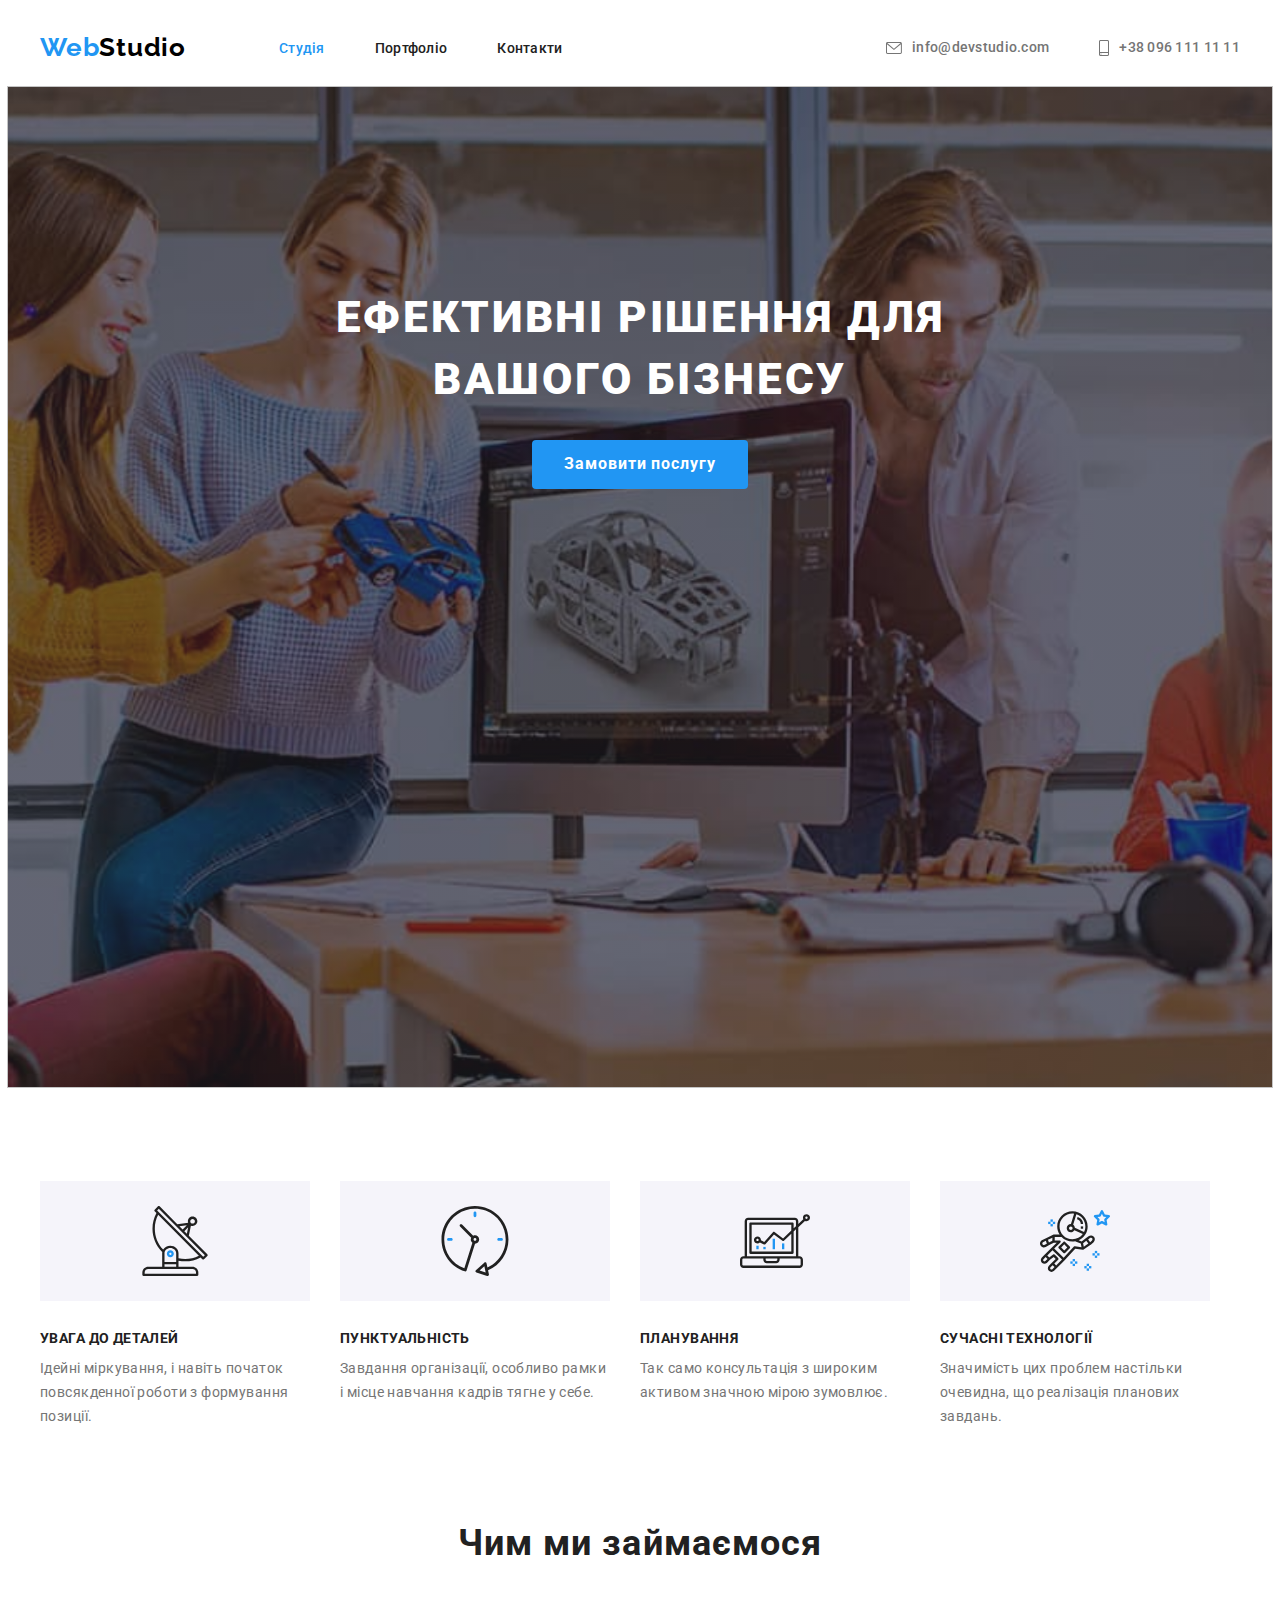
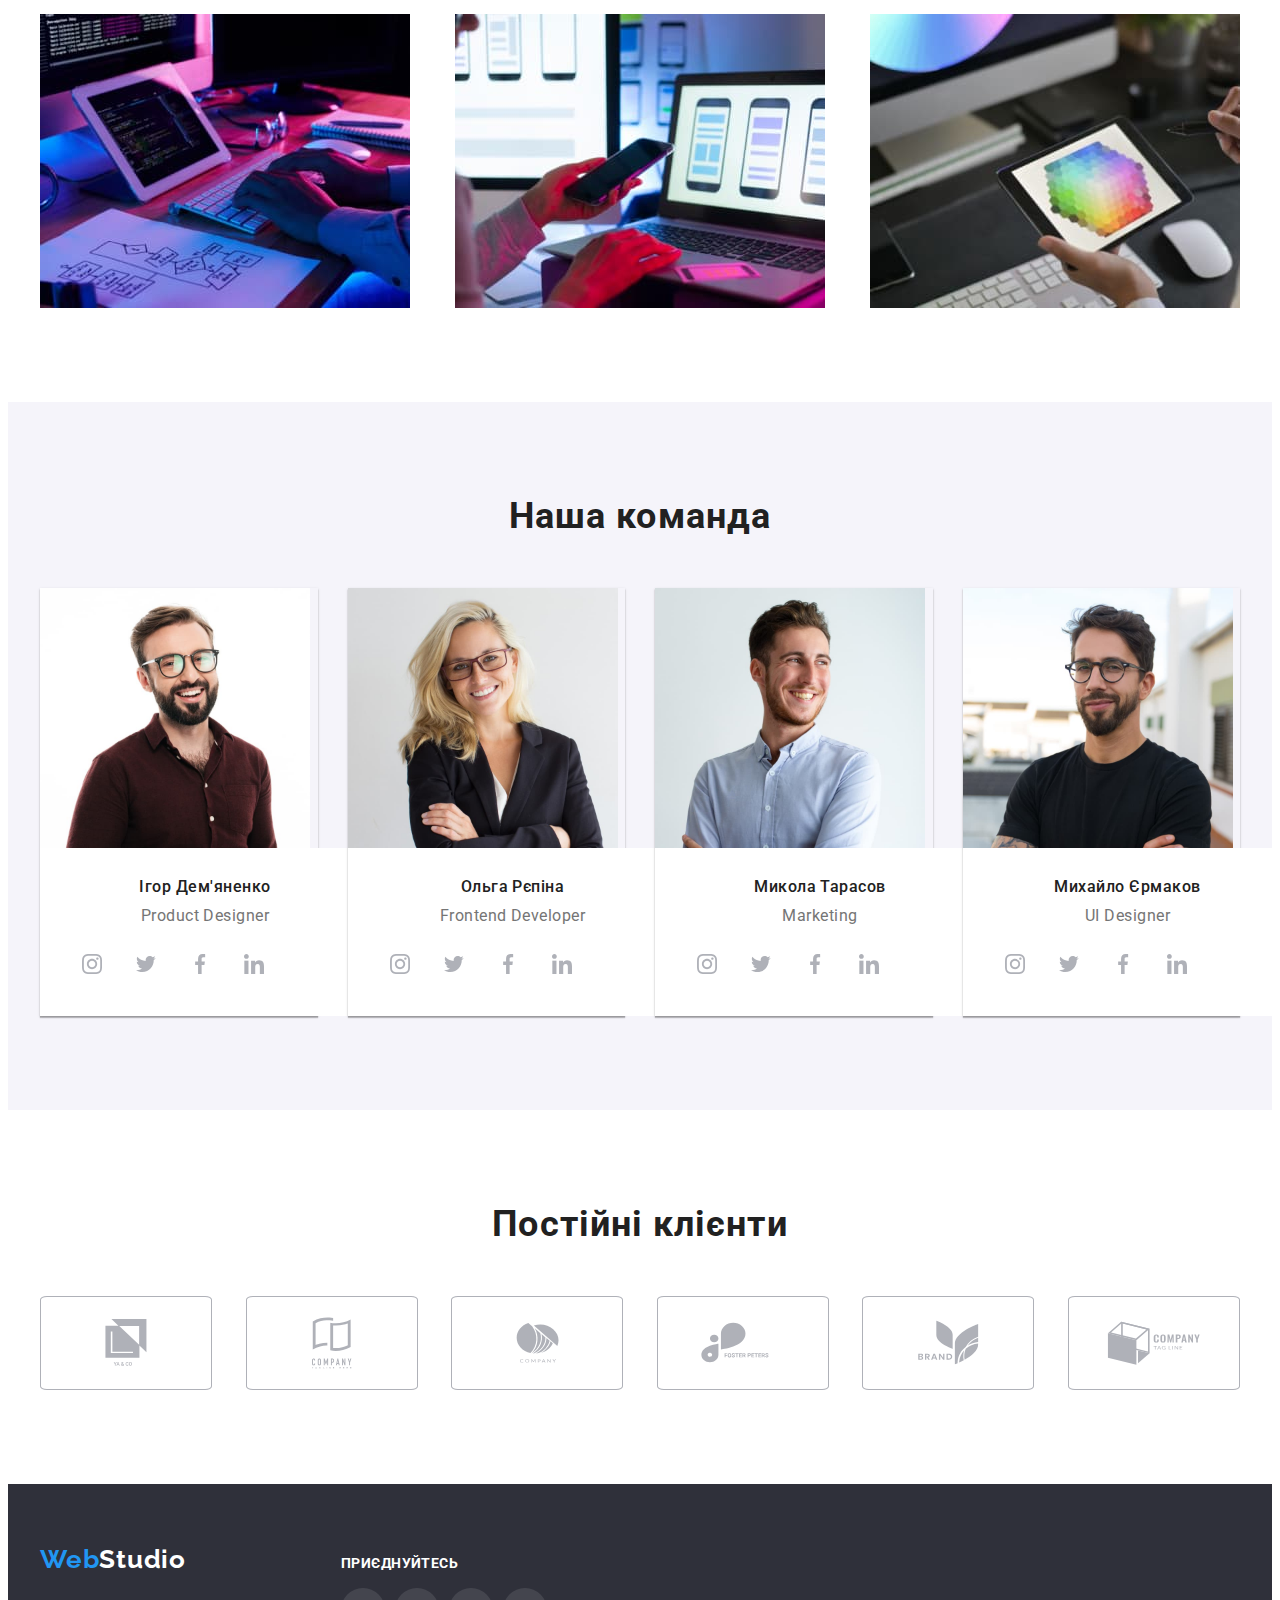
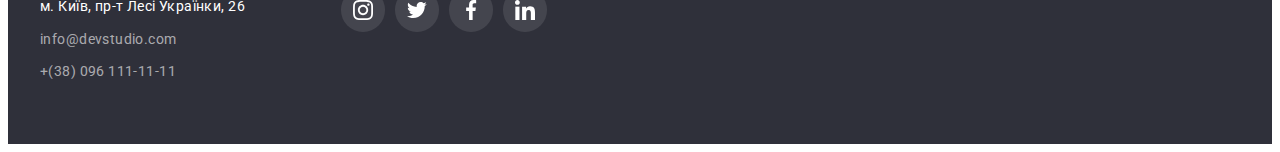
<file: index.html>
<!DOCTYPE html>
<html lang="uk">
<head>
    <meta charset="UTF-8">
    <meta http-equiv="X-UA-Compatible" content="IE=edge">
    <meta name="viewport" content="width=device-width, initial-scale=1.0">
    <title>Домашнє завдання1 </title>
    <link href="https://fonts.googleapis.com/css2?family=Raleway:wght@700&family=Roboto:wght@400;500;700;900&display=swap" rel="stylesheet"/>
    <link rel="stylesheet" href="https://cdnjs.cloudflare.com/ajax/libs/modern-normalize/1.1.0/modern-normalize.min.css" 
    integrity="sha512-wpPYUAdjBVSE4KJnH1VR1HeZfpl1ub8YT/NKx4PuQ5NmX2tKuGu6U/JRp5y+Y8XG2tV+wKQpNHVUX03MfMFn9Q==" 
    crossorigin="anonymous" referrerpolicy="no-referrer"/>
    <link rel="stylesheet" href="css/styles.css"/>
</head>
<body>
    <div class="container">
        <header class="page-header">
            <nav class="site-contacts">
                    <a href="" class="logo underline">Web<span class="black underline">Studio</span></a> 
                    <ul class="site-nav list">
                        <li class="nav-item"><a href="./index.html" class="link current underline">Студія</a></li>
                        <li class="nav-item"><a href="./portfolio.html" class="link underline">Портфоліо</a></li>
                        <li class="nav-item"><a href="" class="link underline">Контакти</a></li>
                    </ul>
                    <ul class="contacts-nav list">
                        <li class="aside icon-envelope">
                            <a href="" class="link underline">
                                <svg class="aside-icon" width="16" height="12">
                                    <use class="link-aside-icon" href="./images/icons.svg#icon-envelope"></use>
                                </svg>info@devstudio.com
                            </a>
                        </li>
                        <li class="aside icon-smartphone">
                            <a href="" class="link underline">
                                <svg class="aside-icon" width="10" height="16">
                                    <use class="link-aside-icon" href="./images/icons.svg#icon-smartphone"></use>
                                </svg>+38 096 111 11 11
                            </a>
                        </li>
                    </ul> 
            </nav>
        </header>
    </div>
    <main>
        <section class="hero">
            <div class="container-hero overlay">
                <h1 class="hero-title">Ефективні рішення для вашого бізнесу</h1>
                <button type="button" class="button primary">Замовити послугу</button> 
            </div>  
        </section>

    <section class="section section-feature">
        <div class="container">
            <ul class="feature list">
                <li class="feature-desc">
                    <div class="icons">
                        <svg class="icon-feature" width="70" height="70">
                        <use class="icon-title" href="./images/icons.svg#icon-antenna"></use>
                        </svg>
                    </div>
                    <h3 class="section-title">УВАГА ДО ДЕТАЛЕЙ</h3>
                    <p class="title">Ідейні міркування, і навіть початок повсякденної роботи з формування позиції.</p>
                </li>
                <li class="feature-desc icon-clock">
                    <div class="icons">
                        <svg class="icon-feature" width="70" height="70">
                        <use class="icon-title" href="./images/icons.svg#icon-clock"></use>
                        </svg>
                    </div>
                    <h3 class="section-title">ПУНКТУАЛЬНІСТЬ</h3>
                    <p class="title">Завдання організації, особливо рамки і місце навчання кадрів тягне у себе.</p>
                </li>
                <li class="feature-desc icon-diagram">
                    <div class="icons">
                        <svg class="icon-feature" width="70" height="70">
                        <use class="icon-title" href="./images/icons.svg#icon-diagram"></use>
                        </svg>
                    </div>
                    <h3 class="section-title">ПЛАНУВАННЯ</h3>
                    <p class="title">Так само консультація з широким активом значною мірою зумовлює.</p>
                </li>
                <li class="feature-desc icon-astronaut">
                    <div class="icons">
                        <svg class="icon-feature" width="70" height="70">
                        <use class="icon-title" href="./images/icons.svg#icon-astronaut"></use>
                        </svg>
                    </div>
                    <h3 class="section-title">СУЧАСНІ ТЕХНОЛОГІЇ</h3>
                    <p class="title">Значимість цих проблем настільки очевидна, що реалізація планових завдань.</p>                    
                </li>
            </ul>
        </div>
    </section>

    <section class="section section-doing">
        <div class="container">
            <h2 class="doing-title">Чим ми займаємося</h2>
            <ul class="images list">
                <li class="img-list">
                    <img src="./images/box.jpg" alt="Людина друкує текст" width="370" height="294" >
                </li>
                <li class="img-list">
                    <img src="./images/phone.jpg" alt="Людина дивиться в смартфон" width="370" height="294">     
                </li>
                <li class="img-list">
                    <img src="./images/tablet.jpg" alt="Людина тримає планшет" width="370" height="294">  
                </li>
            </ul>
        </div>
    </section>

    <section class="section background-color">
        <div class="container our-section">
            <h2 class="section-team">Наша команда</h2>
            <ul class="images-team list">
                <li class="img-team">
                    <img src="./images/igor.jpg" alt="Ігор Дем'яненко" class="image" width="270" height="260">
                    <div class="images-subtitle">
                        <h3 class="our-team">Ігор Дем'яненко</h3>
                        <p class="team">Product Designer</p>
                        <div class="wrap">
                            <a href="#" class="thumb">
                                <svg class="images-subtitle-icon" width="20" height="20">
                                    <use class="icon-instagram" href="./images/icons.svg#icon-instagram"></use>
                                </svg>
                            </a>
                            <a href="#" class="thumb">
                                <svg class="images-subtitle-icon" width="20" height="20">
                                    <use class=" icon-group" href="./images/icons.svg#icon-group"></use>
                                </svg>
                            </a>
                            <a href="#" class="thumb">
                                <svg class="images-subtitle-icon" width="20" height="20">
                                    <use class="icon-facebook" href="./images/icons.svg#icon-facebook"></use>
                                </svg>
                            </a>
                            <a href="#" class="thumb">
                                <svg class="images-subtitle-icon" width="20" height="20">
                                    <use class="icon-linkedin" href="./images/icons.svg#icon-linkedin"></use>
                                </svg>
                            </a>
                        </div>
                    </div>
                </li>
                <li class="img-team">
                    <img src="./images/olga.jpg" alt="Ольга Рєпіна" class="image" width="270" height="260"> 
                    <div class="images-subtitle">
                        <h3 class="our-team">Ольга Рєпіна</h3>  
                        <p class="team">Frontend Developer</p> 
                        <div class="wrap">
                            <a href="#" class="thumb">
                                <svg class="images-subtitle-icon" width="20" height="20">
                                    <use class="icon-instagram" href="./images/icons.svg#icon-instagram"></use>
                                </svg>
                            </a>
                            <a href="#" class="thumb">
                                <svg class="images-subtitle-icon" width="20" height="20">
                                    <use class=" icon-group" href="./images/icons.svg#icon-group"></use>
                                </svg>
                            </a>
                            <a href="#" class="thumb">
                                <svg class="images-subtitle-icon" width="20" height="20">
                                    <use class="icon-facebook" href="./images/icons.svg#icon-facebook"></use>
                                </svg>
                            </a>
                            <a href="#" class="thumb">
                                <svg class="images-subtitle-icon" width="20" height="20">
                                    <use class="icon-linkedin" href="./images/icons.svg#icon-linkedin"></use>
                                </svg>
                            </a>
                        </div>
                    </div>
                </li>
                <li class="img-team">
                    <img src="./images/nicholas.jpg" alt="Микола Тарасов" class="image" width="270" height="260">
                    <div class="images-subtitle">
                        <h3 class="our-team">Микола Тарасов</h3> 
                        <p class="team">Marketing</p>
                        <div class="wrap">
                            <a href="#" class="thumb">
                                <svg class="images-subtitle-icon" width="20" height="20">
                                    <use class="icon-instagram" href="./images/icons.svg#icon-instagram"></use>
                                </svg>
                            </a>
                            <a href="#" class="thumb">
                                <svg class="images-subtitle-icon" width="20" height="20">
                                    <use class=" icon-group" href="./images/icons.svg#icon-group"></use>
                                </svg>
                            </a>
                            <a href="#" class="thumb">
                                <svg class="images-subtitle-icon" width="20" height="20">
                                    <use class="icon-facebook" href="./images/icons.svg#icon-facebook"></use>
                                </svg>
                            </a>
                            <a href="#" class="thumb">
                                <svg class="images-subtitle-icon" width="20" height="20">
                                    <use class="icon-linkedin" href="./images/icons.svg#icon-linkedin"></use>
                                </svg>
                            </a>
                        </div>
                    </div> 
                </li>
                <li class="img-team">
                    <img src="./images/mykhailo.jpg" alt="Михайло Єрмаков" class="image" width="270" height="260"> 
                    <div class="images-subtitle">
                        <h3 class="our-team">Михайло Єрмаков</h3> 
                        <p class="team">UI Designer</p>
                        <div class="wrap">
                            <a href="#" class="thumb">
                                <svg class="images-subtitle-icon" width="20" height="20">
                                    <use class="icon-instagram" href="./images/icons.svg#icon-instagram"></use>
                                </svg>
                            </a>
                            <a href="#" class="thumb">
                                <svg class="images-subtitle-icon" width="20" height="20">
                                    <use class=" icon-group" href="./images/icons.svg#icon-group"></use>
                                </svg>
                            </a>
                            <a href="#" class="thumb">
                                <svg class="images-subtitle-icon" width="20" height="20">
                                    <use class="icon-facebook" href="./images/icons.svg#icon-facebook"></use>
                                </svg>
                            </a>
                            <a href="#" class="thumb">
                                <svg class="images-subtitle-icon" width="20" height="20">
                                    <use class="icon-linkedin" href="./images/icons.svg#icon-linkedin"></use>
                                </svg>
                            </a>
                        </div>
                    </div>
                </li>
            </ul>
        </div>
    </section>

    <section class="section clients">
        <div class="container clients-companys">
            <h2 class="clients-title">Постійні клієнти</h2>
            <ul class="clients-items list">
                <li class="clients-link">
                    <a href="" class="link-companys">
                        <svg class="clients-icon" width="42" height="47">
                            <use class="link-clients-icon" href="./images/icons.svg#icon-ya-co"></use> 
                        </svg>
                    </a>
                </li>
                <li class="clients-link">
                    <a href="" class="link-companys">
                        <svg class="clients-icon" width="40" height="52">
                            <use class="link-clients-icon" href="./images/icons.svg#icon-tagline"></use> 
                        </svg>
                    </a>
                </li>
                <li class="clients-link">
                    <a href="" class="link-companys">
                        <svg class="clients-icon" width="43" height="41">
                            <use class="link-clients-icon" href="./images/icons.svg#icon-company"></use> 
                        </svg>
                    </a>
                </li>
                <li class="clients-link">
                    <a href="" class="link-companys">
                        <svg class="clients-icon" width="84" height="41">
                            <use class="link-clients-icon" href="./images/icons.svg#icon-foster"></use> 
                        </svg>
                    </a>
                </li>
                <li class="clients-link">
                    <a href="" class="link-companys">
                        <svg class="clients-icon" width="63" height="45">
                            <use class="link-clients-icon" href="./images/icons.svg#icon-group-brend"></use> 
                        </svg>
                    </a>
                </li>
                <li class="clients-link">
                    <a href="" class="link-companys">
                        <svg class="clients-icon" width="94" height="44">
                            <use class="link-clients-icon" href="./images/icons.svg#icon-object"></use> 
                        </svg>
                    </a>
                </li>
            </ul>
        </div>
    </section>
    </main>

    <footer class="basement">
        <div class="container social-link">
            <div class="logo-social-link">
                <a href="" class="logo-blue underline width-logo">Web<span class="organization underline">Studio</span></a>
                <address class="wrapper">
                    <ul class="basement-address list">
                        <li class="indent"><a href="https://goo.gl/maps/bryajU4262Nfg22KA" class="footer-text-color underline" target="_blank" rel="noopener noreferrer">
                            м. Київ, пр-т Лесі Українки, 26</a></li>
                        <li class="indent"><a href="mailto:info@devstudio.com" class="footer underline">info@devstudio.com</a><br></li>
                        <li class="indent"><a href="tel:+380961111111" class="footer underline">+(38) 096 111-11-11</a></li>
                    </ul> 
                </address>
            </div>
            <div class="social-link-icon">
                <strong class="link-title">ПРИЄДНУЙТЕСЬ</strong>
                <ul class="link-basement">
                    <li class="link-icon list">
                        <a href="#" class="svg-link">
                            <svg class="icon-basement" width="20" height="20">
                            <use class="svg-icons" href="./images/icons.svg#icon-instagram"></use>
                            </svg>
                        </a>
                    </li>
                    <li class="link-icon list">
                        <a href="#" class="svg-link">
                            <svg class="icon-basement list" width="20" height="20">
                            <use class="svg-icons" href="./images/icons.svg#icon-group"></use>
                            </svg>
                        </a>
                    </li>
                    <li class="link-icon list">
                        <a href="#" class="svg-link">
                            <svg class="icon-basement" width="20" height="20">
                            <use class="svg-icons" href="./images/icons.svg#icon-facebook"></use>
                            </svg>
                        </a>
                    </li>
                    <li class="link-icon list">
                        <a href="#" class="svg-link">
                            <svg class="icon-basement" width="20" height="20">
                            <use class="svg-icons" href="./images/icons.svg#icon-linkedin"></use>
                            </svg>
                        </a>
                    </li>
                </ul>
            <!-- </div> -->
        </div>
    </footer>

</body>
</html>
</file>
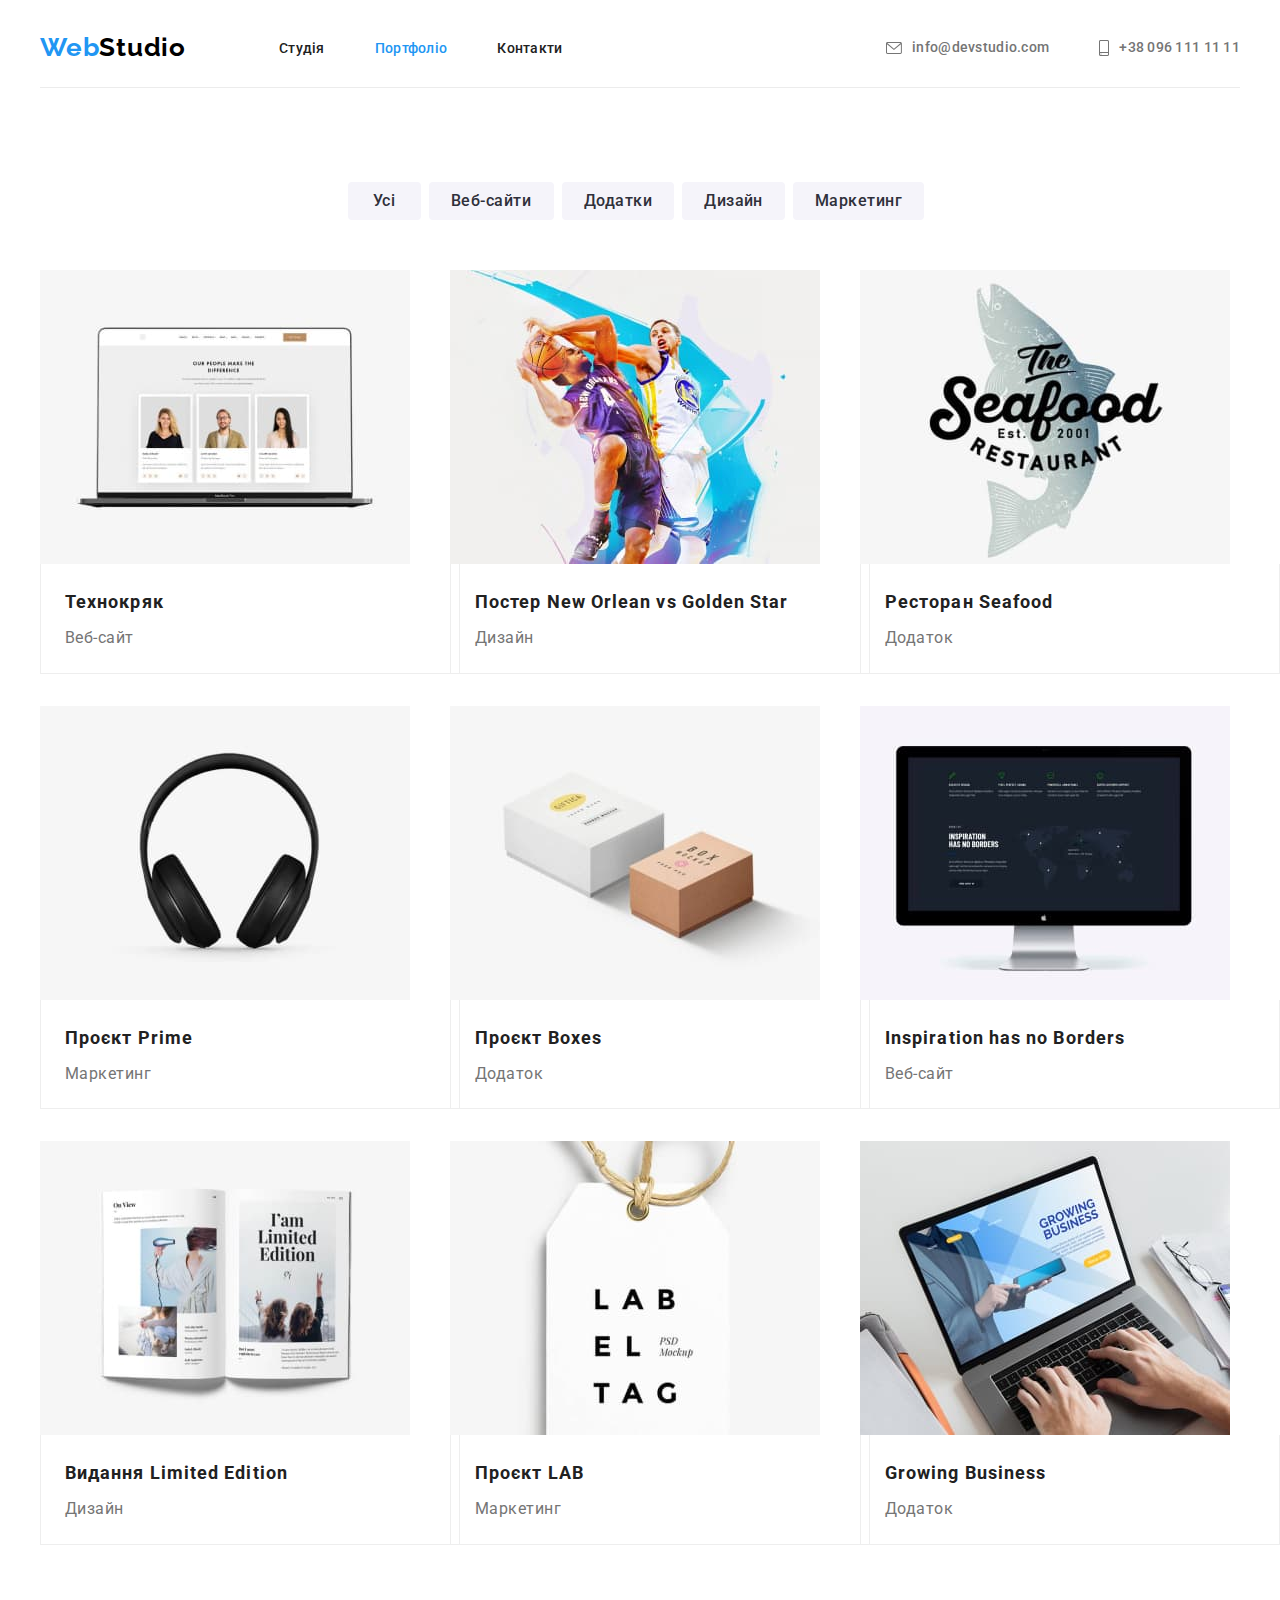
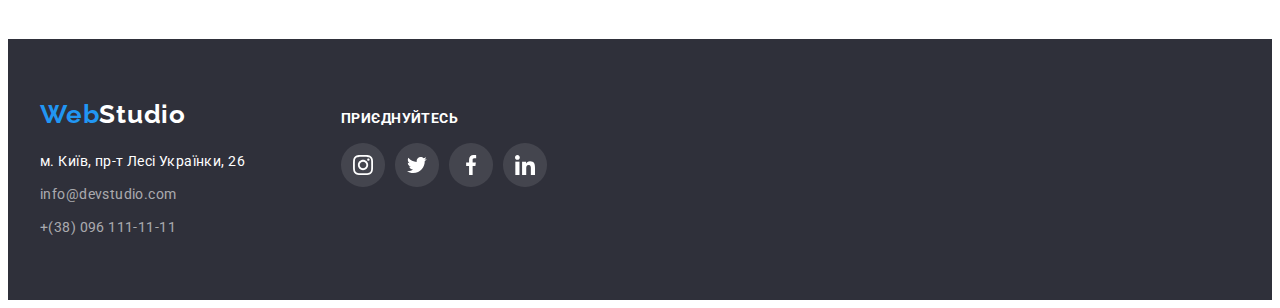
<file: portfolio.html>
<!DOCTYPE html>
<html lang="uk">
<head>
    <meta charset="UTF-8">
    <meta http-equiv="X-UA-Compatible" content="IE=edge">
    <meta name="viewport" content="width=device-width, initial-scale=1.0">
    <title>Домашнє завдання1 </title>
    <link href="https://fonts.googleapis.com/css2?family=Raleway:wght@700&family=Roboto:wght@400;500;700;900&display=swap" rel="stylesheet"/>
    <link rel="stylesheet" href="https://cdnjs.cloudflare.com/ajax/libs/modern-normalize/1.1.0/modern-normalize.min.css" 
    integrity="sha512-wpPYUAdjBVSE4KJnH1VR1HeZfpl1ub8YT/NKx4PuQ5NmX2tKuGu6U/JRp5y+Y8XG2tV+wKQpNHVUX03MfMFn9Q==" 
    crossorigin="anonymous" referrerpolicy="no-referrer"/>
    <link rel="stylesheet" href="css/styles.css"/>
</head>
<div class="container">
    <header class="page-header portfolio-border">
        <nav class="site-contacts">
                <a href="" class="logo underline">Web<span class="black underline">Studio</span></a> 
                <ul class="site-nav list">
                    <li class="nav-item"><a href="./index.html" class="link underline">Студія</a></li>
                    <li class="nav-item"><a href="./portfolio.html" class="link current underline">Портфоліо</a></li>
                    <li class="nav-item"><a href="" class="link underline">Контакти</a></li>
                </ul>
                <ul class="contacts-nav list">
                    <li class="aside icon-envelope">
                        <a href="" class="link underline">
                            <svg class="aside-icon" width="16" height="12">
                                <use class="link-aside-icon" href="./images/icons.svg#icon-envelope"></use>
                            </svg>info@devstudio.com
                        </a>
                    </li>
                    <li class="aside icon-smartphone">
                        <a href="" class="link underline">
                            <svg class="aside-icon" width="10" height="16">
                                <use class="link-aside-icon" href="./images/icons.svg#icon-smartphone"></use>
                            </svg>+38 096 111 11 11
                        </a>
                    </li>
                </ul> 
        </nav>
    </header>
</div>
    <main>
        <section class="section-navigation section">
            <div class="container benefits">
                <h1 class="hidden visually-hidden">Портфоліо</h1>
                <ul class="navigation list">
                    <li class="container-btn"><button type="button" class="button portfolio all">Усі</button></li>
                    <li class="container-btn"><button type="button" class="button portfolio web">Веб-сайти</button></li>
                    <li class="container-btn"><button type="button" class="button portfolio appendices">Додатки</button></li>
                    <li class="container-btn"><button type="button" class="button portfolio design">Дизайн</button></li>
                    <li class="container-btn"><button type="button" class="button portfolio marketing">Маркетинг</button></li>
                </ul> 
                    <ul class="navigation-images list">
                        <li class="container-images">
                            <a href="" class="underline active"> 
                                <div class="wrap-box">
                                    <img src="./images/techno.jpg" alt="Технокряк" width="370" height="294">
                                    <div class="container-title"> 
                                        <h2 class="navigation-title">Технокряк</h2>
                                        <p class="title">Веб-сайт</p>
                                        <!-- <p class="navigation-text">Ресурс пропонує комплексні пропозиції з різним рівнем функціоналу та сервісів. 
                                            Все це дозволить відвідувачу отримати вичерпні відомості про компанію чи приватну особу.
                                        </p> -->
                                    </div>
                                </div>
                            </a> 
                        </li>
                        <li class="container-images">
                            <a href="" class="underline active">
                                <div class="wrap-box">
                                    <img src="./images/neworlean.jpg" alt="Постер New Orlean vs Golden Star" width="370" height="294">
                                    <div class="container-title"> 
                                        <h2 class="navigation-title">Постер New Orlean vs Golden Star</h2>
                                        <p class="title">Дизайн</p>
                                        <!-- <p class="navigation-text">Ресурс пропонує комплексні пропозиції з різним рівнем функціоналу та сервісів. 
                                            Все це дозволить відвідувачу отримати вичерпні відомості про компанію чи приватну особу.
                                        </p> -->
                                    </div>
                                </div>
                            </a>   
                        </li>
                        <li class="container-images">
                            <a href="" class="underline active">
                                <div class="wrap-box">
                                    <img src="./images/seafood.jpg" alt="Ресторан Seafood" width="370" height="294">
                                    <div class="container-title"> 
                                        <h2 class="navigation-title">Ресторан Seafood</h2>
                                        <p class="title">Додаток</p>
                                        <!-- <p class="navigation-text">Ресурс пропонує комплексні пропозиції з різним рівнем функціоналу та сервісів. 
                                            Все це дозволить відвідувачу отримати вичерпні відомості про компанію чи приватну особу.
                                        </p> -->
                                    </div>
                                </div>
                            </a>
                        </li>
                        <li class="container-images">
                            <a href="" class="underline active">
                                <div class="wrap-box">
                                    <img src="./images/prime.jpg" alt="Проєкт Prime" width="370" height="294">
                                    <div class="container-title"> 
                                        <h2 class="navigation-title">Проєкт Prime</h2>
                                        <p class="title">Маркетинг</p>
                                        <!-- <p class="navigation-text">Ресурс пропонує комплексні пропозиції з різним рівнем функціоналу та сервісів. 
                                            Все це дозволить відвідувачу отримати вичерпні відомості про компанію чи приватну особу.
                                        </p> -->
                                    </div>
                                </div>
                            </a>
                        </li>
                        <li class="container-images">
                            <a href="" class="underline active">
                                <div class="wrap-box">
                                    <img src="./images/вoxes.jpg" alt="Проєкт Boxes" width="370" height="294">
                                    <div class="container-title"> 
                                        <h2 class="navigation-title">Проєкт Boxes</h2>
                                        <p class="title">Додаток</p>
                                        <!-- <p class="navigation-text">Ресурс пропонує комплексні пропозиції з різним рівнем функціоналу та сервісів. 
                                            Все це дозволить відвідувачу отримати вичерпні відомості про компанію чи приватну особу.
                                        </p> -->
                                    </div>
                                </div>
                            </a>
                        </li>
                        <li class="container-images">
                            <a href="" class="underline active">
                                <div class="wrap-box">
                                    <img src="./images/inspiration.jpg" alt="Inspiration has no Borders" width="370" height="294">
                                    <div class="container-title"> 
                                        <h2 class="navigation-title">Inspiration has no Borders</h2>
                                        <p class="title">Веб-сайт</p>
                                        <!-- <p class="navigation-text">Ресурс пропонує комплексні пропозиції з різним рівнем функціоналу та сервісів. 
                                            Все це дозволить відвідувачу отримати вичерпні відомості про компанію чи приватну особу.
                                        </p> -->
                                    </div>
                                </div>
                            </a>
                        </li>
                        <li class="container-images">
                            <a href="" class="underline active">
                                <div class="wrap-box">
                                    <img src="./images/limitededition.jpg" alt="Видання Limited Edition" width="370" height="294">
                                    <div class="container-title"> 
                                        <h2 class="navigation-title">Видання Limited Edition</h2>
                                        <p class="title">Дизайн</p>
                                        <!-- <p class="navigation-text">Ресурс пропонує комплексні пропозиції з різним рівнем функціоналу та сервісів. 
                                            Все це дозволить відвідувачу отримати вичерпні відомості про компанію чи приватну особу.
                                        </p> -->
                                    </div>
                                </div>
                            </a>
                        </li>
                        <li class="container-images">
                            <a href="" class="underline active">
                                <div class="wrap-box">
                                    <img src="./images/lab.jpg" alt="Проєкт LAB" width="370" height="294">
                                    <div class="container-title"> 
                                        <h2 class="navigation-title">Проєкт LAB</h2>
                                        <p class="title">Маркетинг</p>
                                        <!-- <p class="navigation-text">Ресурс пропонує комплексні пропозиції з різним рівнем функціоналу та сервісів. 
                                            Все це дозволить відвідувачу отримати вичерпні відомості про компанію чи приватну особу.
                                        </p> -->
                                    </div>
                                </div>
                            </a>
                        </li>
                        <li class="container-images">
                            <a href="" class="underline active">
                                <div class="wrap-box">
                                    <img src="./images/growing-business.jpg" alt="Growing Business" width="370" height="294">
                                    <div class="container-title"> 
                                        <h2 class="navigation-title">Growing Business</h2>
                                        <p class="title">Додаток</p>
                                        <!-- <p class="navigation-text">Ресурс пропонує комплексні пропозиції з різним рівнем функціоналу та сервісів. 
                                            Все це дозволить відвідувачу отримати вичерпні відомості про компанію чи приватну особу.
                                        </p> -->
                                    </div>
                                </div>
                            </a>
                        </li>
                    </ul>
                </div>
        </section>
    </main>
    <footer class="basement">
        <div class="container social-link">
            <div class="logo-social-link">
                <a href="" class="logo-blue underline width-logo">Web<span class="organization underline">Studio</span></a>
                <address class="wrapper">
                    <ul class="basement-address list">
                        <li class="indent"><a href="https://goo.gl/maps/bryajU4262Nfg22KA" class="footer-text-color underline" target="_blank" rel="noopener noreferrer">
                            м. Київ, пр-т Лесі Українки, 26</a></li>
                        <li class="indent"><a href="mailto:info@devstudio.com" class="footer underline">info@devstudio.com</a><br></li>
                        <li class="indent"><a href="tel:+380961111111" class="footer underline">+(38) 096 111-11-11</a></li>
                    </ul> 
                </address>
            </div>
            <div class="social-link-icon">
                <strong class="link-title">ПРИЄДНУЙТЕСЬ</strong>
                <ul class="link-basement">
                    <li class="link-icon list">
                        <a href="#" class="svg-link">
                            <svg class="icon-basement" width="20" height="20">
                            <use class="svg-icons" href="./images/icons.svg#icon-instagram"></use>
                            </svg>
                        </a>
                    </li>
                    <li class="link-icon list">
                        <a href="#" class="svg-link">
                            <svg class="icon-basement list" width="20" height="20">
                            <use class="svg-icons" href="./images/icons.svg#icon-group"></use>
                            </svg>
                        </a>
                    </li>
                    <li class="link-icon list">
                        <a href="#" class="svg-link">
                            <svg class="icon-basement" width="20" height="20">
                            <use class="svg-icons" href="./images/icons.svg#icon-facebook"></use>
                            </svg>
                        </a>
                    </li>
                    <li class="link-icon list">
                        <a href="#" class="svg-link">
                            <svg class="icon-basement" width="20" height="20">
                            <use class="svg-icons" href="./images/icons.svg#icon-linkedin"></use>
                            </svg>
                        </a>
                    </li>
                </ul>
            <!-- </div> -->
        </div>
    </footer>

</body>
</html>
</file>
<file: css/styles.css>
/* ======Index.html====== */

/* Основной текст #212121; */
/* Вторичный текст #757575 */
/* Белый цвет #FFFFFF;*/
/* Акцент #2196F3 */
/* Фон #2F303A; */
/* Фторичный фон #F5F4FA; */
/* Футер color: rgba(255, 255, 255, 0.6); */

/* html{
    box-sizing: border-box;
}

*,
*::before,
*::after{
    box-sizing: inherit;

} */

/* Секции */

/* Сброс стилей */
/* 
h1,
h2,
h3,
h4,
h5,
h6,
p{
margin-top: 0;
margin-bottom: 0;
} */

/* ul,ol{
margin-top: 0;
margin-bottom: 0; 
padding-left: 0;
} */

img{
    display: block;
}

.list{
    list-style: none;
    margin: 0;
    padding: 0;
}

.underline{
    text-decoration: none;
    
    

}

/* ALL STYTES */


.section{
    padding-bottom: 94px;
}  


.container{
    margin-left: auto;
    margin-right: auto;
    width: 1200px;
    /* outline: 2px solid tomato; */
    padding-left: 15px;
    padding-right: 15px;
    }

/* Переменная */
:root{
    --primary-text-color: #212121;
    --title-text-color: #757575;
    --accent-color: #2196F3;
    --background-color: #2F303A; 
    --hero-text-color: #FFFFFF;
    --button-color:#F5F4FA;
    --footer-contacts-color: rgba(255, 255, 255, 0.6);
    --black-hero-color: #000000;
    --container-bordder-color:#EEEEEE;
    --hero-solid-color: #C4C4C4;
    --link-icon-color: #AFB1B8; 
    --section-team-bacground-color:#F5F4FA;

}

body {
    
    background: var(--hero-text-color);
    color: var(--primary-text-color);

    font-family: Roboto, sans-serif;
}

/* HEADER */

.site-contacts{
    display: flex;
    align-items: center;
}


.page-header{
    padding-top: 24px;
    padding-bottom: 24px;
}

/* Logo */ 

.logo{
    color: var(--accent-color);
    font-family: Raleway, sans-serif;
    font-weight: 700;
    font-size: 26px;
    line-height: 1.2;
    letter-spacing: 0.03em;

    margin-right: 93px;
}

.black{
    color: var(--black-hero-color);
    font-family: Raleway, sans-serif;
    font-weight: 700;
    font-size: 26px;
    line-height: 1.2;
    letter-spacing: 0.03em;
    
}
    
.logo-blue{
    color: var(--accent-color);
    font-family: Raleway, sans-serif;
    font-weight: 700;
    font-size: 26px;
    line-height: 1.2;
    letter-spacing: 0.03em;

    display: block;
    margin-bottom: 20px;

}

.organization{

    color: var(--hero-text-color);
    font-family: Raleway, sans-serif;
    font-weight: 700;
    font-size: 26px;
    line-height: 1.2;
    letter-spacing: 0.03em;
    
}

/* site-nav */

.site-nav{
    display: flex;
}

.site-nav .nav-item:not(:last-child){
    margin-right: 50px;
}


.site-nav .link {
    color: var(--primary-text-color);
    font-weight: 500;
    font-size: 14px;
    line-height: 1.14;
    letter-spacing: 0.02em;
}

.site-nav .link:last-child{
    margin-right: 0;
}

.site-nav .link:hover, 
.site-nav .link:focus{
    color: var(--accent-color);
}

.site-nav .link.current{
    color: var(--accent-color);
}

/* contacts-nav */

.contacts-nav{
display: flex;
margin-left: auto;
}

.aside-icon{
    margin: 0;
    padding: 0;
    margin-right: 10px;
    fill: var(--title-text-color);
}
.contacts-nav .aside:not(:last-child){
    margin-right: 50px;
}

/* .aside::before{
    content: "";
    display: inline-flex;
    width: 16px; 
    min-height: 16px;
    margin-right: 10px;
    outline: 1px solid tomato;
    background-repeat: no-repeat;
    background-position: center;
} */

/* .icon-envelope::before{
    min-height: 12px;
    background-image: url(../images/envelope.svg);
}

.icom-smartphone::before{
    background-image: url(../images/smartphone.svg);
} */


.contacts-nav .link {
    display: flex;
    align-items: center;

    color: var(--title-text-color);
    font-weight: 500;
    font-size: 14px;
    line-height: 1.14;
    letter-spacing: 0.02em;
}
.link:hover .aside-icon,
.link:focus .aside-icon{
    fill: var(--accent-color);
}

.link:hover,
.link:focus{
    color: var(--accent-color);
}


/* Hero */

.overlay{
    max-width: 1600px;
    height: 600px;
    margin-left: auto;
    margin-right: auto;
    outline: 1px solid var(--hero-solid-color);
    /* background-repeat: no-repeat; */
    background-size: cover;
    background-position: center;
    background-color: var(--hero-solid-color);
    background-image: 
    linear-gradient(to right, rgba(47, 48, 58, 0.4), 
    rgba(47, 48, 58, 0.4)),
    url(../images/hero-img.jpg);
}

.container-hero{
    
    text-align: center;
    display: flex;
    flex-direction: column;
    align-items: center;
    padding-top: 200px;
    padding-bottom: 200px;
}

.hero-title {

    color: var(--hero-text-color);
    font-weight: 900;
    font-size: 44px;
    line-height: 1.4;
    letter-spacing: 0.06em;
    text-transform: uppercase;
    width: 698px;

    margin-top: 0;
    margin-bottom: 30px;
    margin-right: auto;
    margin-left: auto;
}

/* Button */

/* .button{
    color: var(--primary-text-color);
    background-color: var(--hero-text-color);
    cursor: pointer;
    
} */

.button.primary{
    color: var(--hero-text-color);
    background-color: var(--accent-color);
    font-weight: 700;
    font-size: 16px;
    line-height: 1.8;
    align-items: center;
    text-align: center;
    letter-spacing: 0.06em;
    border: none;

    display: inline-block;
    border-radius: 4px;
    padding: 10px 32px;
    min-width: 216px;
    align-items: center;
    
}

/* Преимущества */

.section-feature{
    padding-top: 94px;
}

.feature{ 
    display: flex;
}

.feature-desc:not(:last-child){
    margin-right: 30px;
}

.icons{
    display: flex;
    height: 120px;
    margin-bottom: 30px;
    /* outline: 1px solid tomato; */
    justify-content: center;
    align-items: center;
    background-color: var(--button-color);
}


/* .feature-desc.icon-antenna::before{
    background-image: url(../images/antenna.svg);
}

.feature-desc.icon-clock::before{
    background-image: url(../images/clock.svg);
}  

.feature-desc.icon-diagram::before{
    background-image: url(../images/diagram.svg);
}

.feature-desc.icon-astronaut::before{
    background-image: url(../images/astronaut.svg);
} */

.feature .section-title{
    font-weight: 700;
    font-size: 14px;
    line-height: 1.14;
    letter-spacing: 0.03em;

    margin-top: 0;
    margin-bottom: 10px;
}

.feature .title{
    font-weight: 400;
    font-size: 14px;
    line-height: 1.7;
    letter-spacing: 0.03em;
    width: 270px;

    margin-top: 0;
    margin-bottom: 0;
}

/* Чем занимаемся */

.section-doing{
    padding-top: 0;
}

.images{
    display: flex;
    justify-content: space-between;
    
}

.img-list:not(:last-child){
    margin-right: 30px;
}

.section .doing-title{
    font-weight: 700;
    font-size: 36px;
    line-height: 1.16;
    text-align: center;
    letter-spacing: 0.03em;

    margin-top: 0;
    margin-bottom: 50px;
} 

/* Наша команда */

.background-color{
    background-color: var(--section-team-bacground-color);
}

.our-section{
    padding-top: 94px;
}

.images-team{
    display: flex; 
    flex-wrap: wrap;
}

.img-team{
    box-shadow: 0px 1px 3px rgba(0, 0, 0, 0.12), 
    0px 1px 1px rgba(0, 0, 0, 0.14), 
    0px 2px 1px rgba(0, 0, 0, 0.2);

    width: calc((100% - 90px)/ 4);
    margin-right: 30px;

}

.img-team:nth-child(4n){
    margin-right: 0px;
}

.images-subtitle{
    background-color: var(--hero-text-color);
    
    display: block;
    margin-left: auto;
    margin-right: auto;
    width: 270px;
    padding: 30px;

}

.wrap{
    display: flex;
}

.thumb{
    display: flex;
    justify-content: center;
    align-items: center;
    height: 44px;
    width: 44px;
    margin-right: 10px;
    border-radius: 50%;
    /* outline: 1px solid tomato; */
    background-size: 20px;
    background-repeat: no-repeat;
    background-position: center;
}

.thumb:last-child{
    margin-right: 0;
}

.thumb:hover .images-subtitle-icon,
.thumb:focus .images-subtitle-icon{
    fill: var(--button-color);
}

.images-subtitle-icon{
    fill: var(--link-icon-color);
}

.thumb:hover, 
.thumb:focus{
    background-color:var(--accent-color);
}

.section .section-team{
    font-weight: 700;
    font-size: 36px;
    line-height: 1.16;
    text-align: center;
    letter-spacing: 0.03em;

    margin-top: 0;
    margin-bottom: 50px;
}

.section .our-team{
    font-weight: 500;
    font-size: 16px;
    line-height: 1.18;
    text-align: center;
    letter-spacing: 0.03em;

    margin-top: 0;
    margin-bottom: 10px;
}

.section .team{
    font-weight: 400;
    font-size: 16px;
    line-height: 1.18;
    text-align: center;
    letter-spacing: 0.03em;
    color: var(--title-text-color);

    margin-top: 0;
    margin-bottom: 16px;
}

/* clients company */

.clients{
    padding-top: 94px;
}

.clients-title{
    font-weight: 700;
    font-size: 36px;
    line-height: 1.16;
    text-align: center;
    letter-spacing: 0.03em;

    margin-top: 0;
    margin-bottom: 50px;
}

.clients-items{
    display: flex;
    justify-content: space-between;

}

.link-companys{
    display: flex;
    justify-content: center;
    align-items: center; 
    fill: var(--link-icon-color);

    width: 170px;
    height: 92px;
    border: 1px solid var(--link-icon-color);
    border-radius: 4%;
}

.link-companys:focus,
.link-companys:hover{
    fill: var(--accent-color);
    border-color: var(--accent-color);
}

/*  Подвал */

.social-link{
    display: flex;
    align-items: baseline;
}

.indent:not(:last-child){
margin-bottom: 9px;
}

.footer-text-color:hover,
.footer-text-color:focus{
    color: var(--accent-color);
}

.footer-text-color{
    font-weight: 400;
    font-size: 14px;
    line-height: 1.7;
    letter-spacing: 0.03em;
    color: var(--hero-text-color);
    font-style: normal;
}

.basement{
    background-color: var(--background-color);
    padding-top: 60px;
    padding-bottom: 60px;
    
}

.width-logo{
    width: 231px;
}

.address{
    font-weight: 400;
    font-size: 14px;
    line-height: 1.7;
    letter-spacing: 0.03em;
    color: var(--hero-text-color);
    list-style: normal;
    font-style: normal;
}

.footer:hover, 
.footer:focus{
    color: var(--accent-color);
}


.footer{
    font-weight: 400;
    font-size: 14px;
    line-height: 1.7;
    letter-spacing: 0.03em;
    color: var(--footer-contacts-color);
    font-style: normal;
}

.wrapper{
    display: flex;
    width: 231px; 
    margin-right: 70px;
}

.link-title{
    
    font-weight: 700;
    font-size: 14px;
    line-height: 1.14;
    letter-spacing: 0.03em;
    margin-top: 0;
    margin-bottom: 20px;
    color: var(--hero-text-color);
}

.link-basement{
    display: flex;
    padding: 0;
}

.svg-link{
    display: flex;
    justify-content: center;
    align-items: center;

    height: 44px;
    width: 44px;
    margin-right: 10px;
    border-radius: 50%;
    background-image:linear-gradient(to right, rgba(255, 255, 255, 0.1), rgba(255, 255, 255, 0.1));
    background-size: 20px;
    background-position: center;
}

.link-icon:last-child{
    margin-right: 0;
}

.icon-basement{
    fill: var(--hero-text-color);
}

.svg-link:hover, 
.svg-link:focus{
    background-color:var(--accent-color);
}



/* ======Portfolio.html====== */

/* Цвет кнопки #F5F4FA; */
/* Кнопка в фокусе #2196F3; */
/* Основной фон  #FFFFFF;*/
/* Вторичный текст #757575 */
/* Основной текст #212121; */
/* Футер color: rgba(255, 255, 255, 0.6); */
/* Фон карточки #EEEEEE; */

.portfolio-border{
    border-bottom: 1px solid #ECECEC;
}

/* Button */

.button{
    color: var(--background-color);
    background-color: var(--button-color);
    font-weight: 500;
    font-size: 16px;
    line-height: 1.6;
    text-align: center;
    letter-spacing: 0.03em;
    cursor: pointer;
    border: none;
    border-radius: 10px;
    font-family: inherit;
    
}

.navigation .button.portfolio:hover,
.navigation .button.portfolio:focus
{
    color: var(--hero-text-color);
    background-color: var(--accent-color);
    box-shadow: 0px 3px 1px rgba(0, 0, 0, 0.1), 
    0px 1px 2px rgba(0, 0, 0, 0.08), 
    0px 2px 2px rgba(0, 0, 0, 0.12);
    
}

.portfolio.all{

    border-radius: 4px;
    padding: 6px 25px;
    min-width: 73px;
    display: inline-block;
    align-items: center;
}

.portfolio.web{

    border-radius: 4px;
    padding: 6px 22px;
    min-width: 125px;
    display: inline-block;
    align-items: center;
}

.portfolio.appendices{

    border-radius: 4px;
    padding: 6px 22px;
    min-width: 112px;
    display: inline-block;
    align-items: center;
}

.portfolio.design{

    border-radius: 4px;
    padding: 6px 22px;
    min-width: 103px;
    display: inline-block;
    align-items: center;
}

.portfolio.marketing{

    border-radius: 4px;
    padding: 6px 22px;
    min-width: 130px;
    display: inline-block;
    align-items: center;
}

/* navigation */

.navigation{
    display: flex;
    justify-content: center;
    margin-bottom: 50px;
}

.container-btn{
    margin-right: 8px;

}

.navigation-title {
    color: var(--primary-text-color);
    font-weight: 700;
    font-size: 18px;
    line-height: 2;
    letter-spacing: 0.06em;

    margin-top: 0;
    margin-bottom: 4px;
    width: 322px;

}

.navigation-text{

    color: var(--button-color);
    background-color: var(--accent-color);
    font-weight: 400;
    font-size: 18px;
    letter-spacing: 0.03em;
    line-height: 1.5;


    margin-top: 0;
    margin-bottom: 0;
    }

/* Navigation-images */

.section-navigation{

    padding-top: 94px;
}

.navigation-images{
    display: flex;
    flex-wrap: wrap;
}

.container-images{
    width: calc((100% - 60px)/ 3);
    margin-right: 30px;
    margin-bottom: 32px;
}

.container-images:nth-child(3n){
    margin-right: 0px;
}

.container-images:nth-last-child(-n + 3){
    margin-bottom: 0px;
}

.active:hover .wrap-box{
    box-shadow: 0px 1px 1px rgba(0, 0, 0, 0.12), 
    0px 4px 4px rgba(0, 0, 0, 0.06), 
    1px 4px 6px rgba(0, 0, 0, 0.16);
}

.container-title{
    display: block;
    width: 370px;
    padding: 20px 24px;
    border: 1px solid var(--container-bordder-color);
    border-top: 0;
}




/*  Title */

.title {
    color: var(--title-text-color);
    font-weight: 400;
    font-size: 16px;
    line-height: 1.8;
    letter-spacing: 0.03em;

    margin-top: 0;
    margin-bottom: 0;
}

/* Скрытый заголовок */

.hidden{

    color: var(--hero-text-color);
    font-weight: 900;
    font-size: 44px;
    line-height: 1.4;
    text-align: center;
    letter-spacing: 0.06em;
    text-transform: uppercase;

    margin-top: 0;
    margin-bottom: 0;
    visibility: hidden;
}

.visually-hidden {
    position: absolute;
    width: 1px;
    height: 1px;
    margin: -1px;
    border: 0;
    padding: 0;

    white-space: nowrap;
    clip-path: inset(100%);
    clip: rect(0 0 0 0);
    overflow: hidden;
}
/* Секции */
</file>
